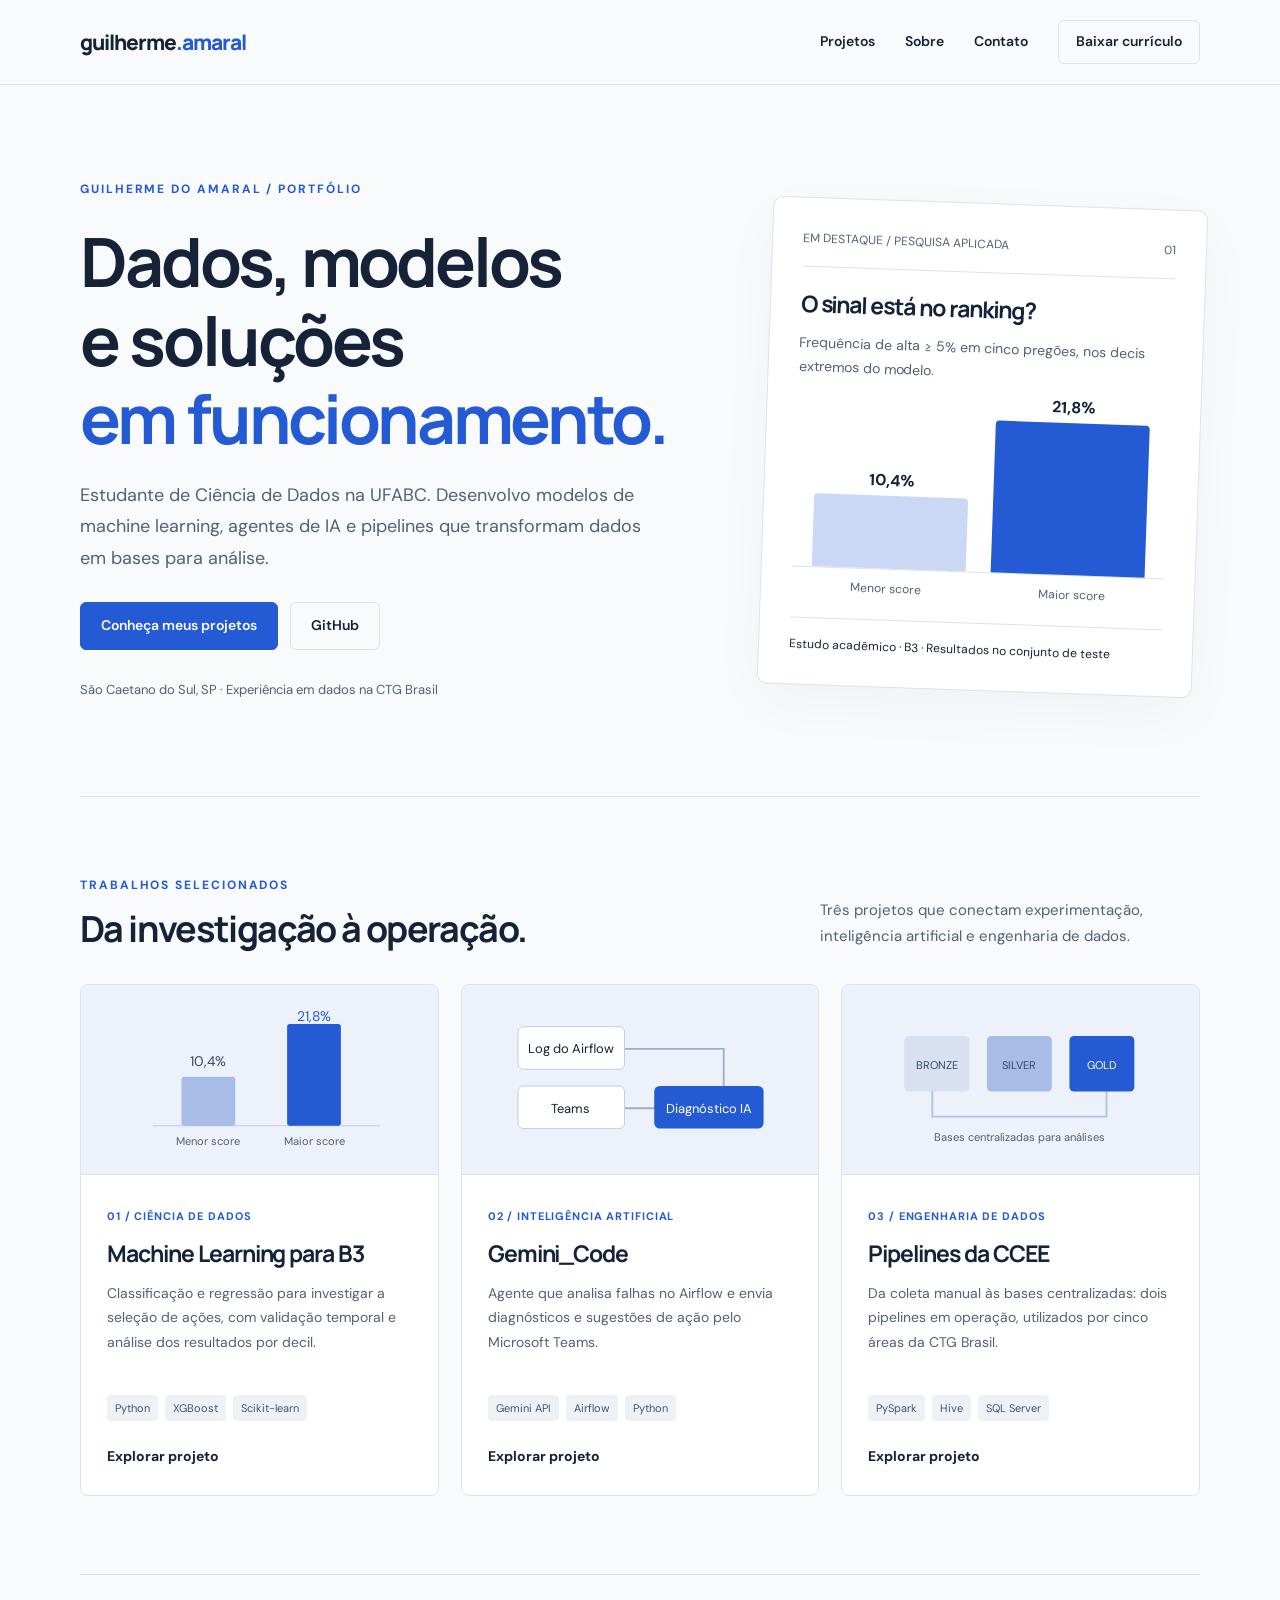
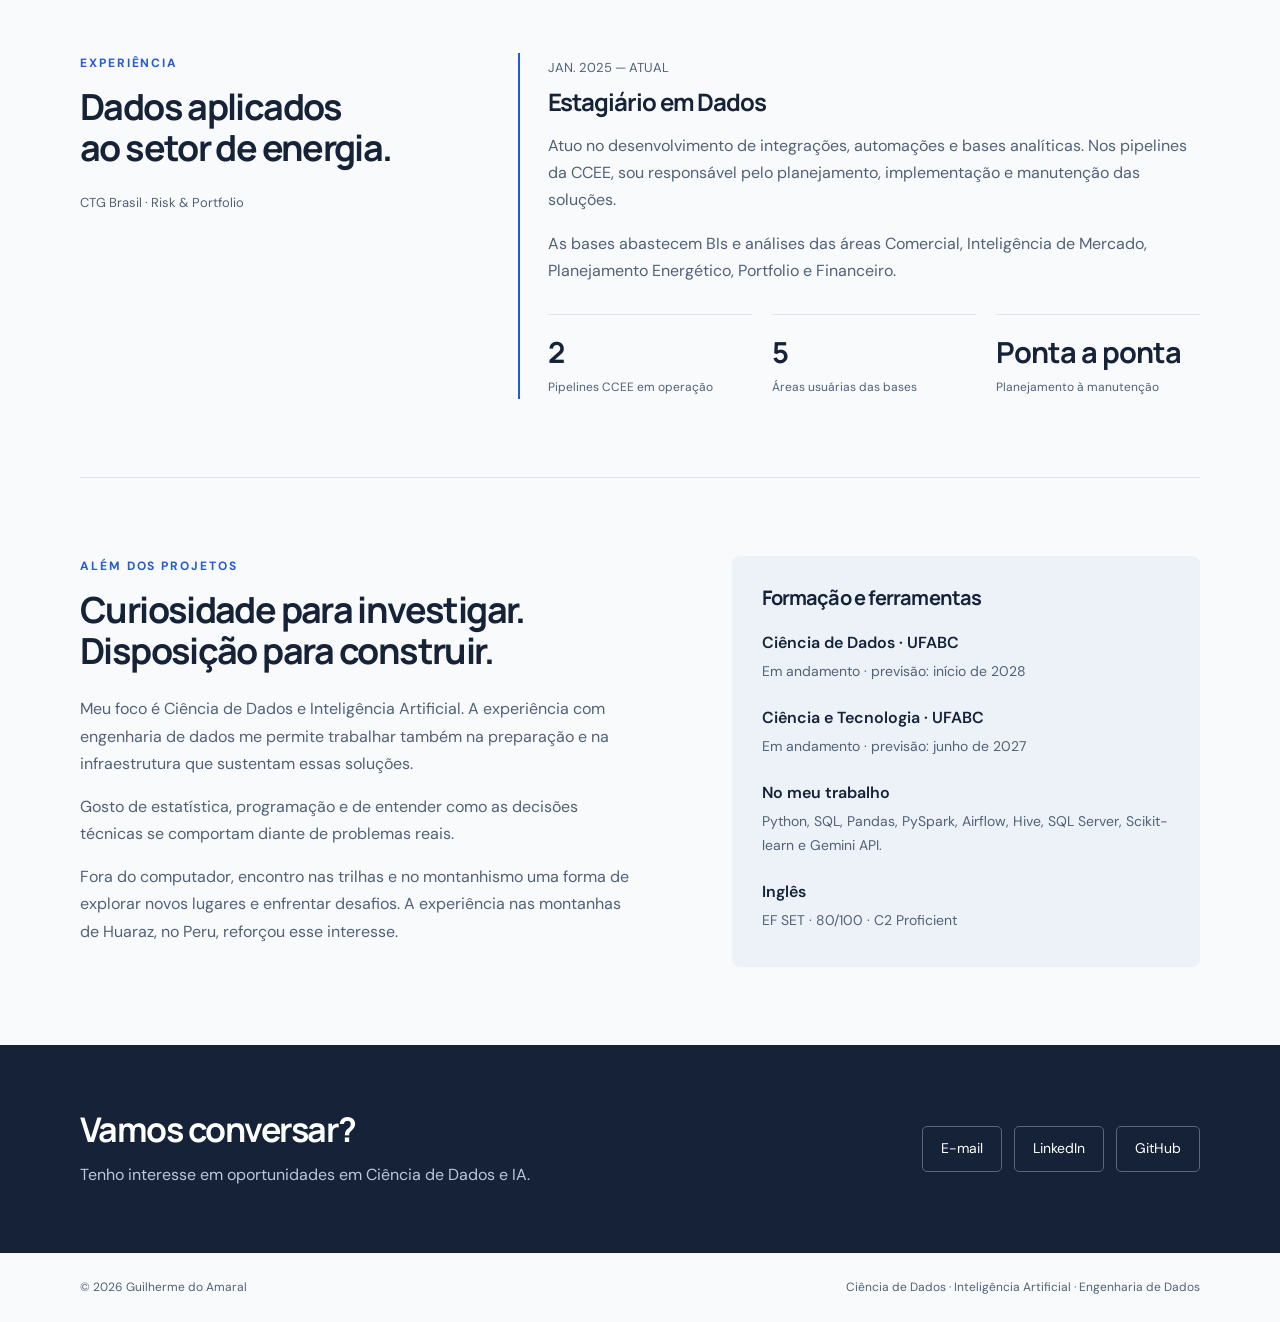
<file: index.html>
<!doctype html><html lang="pt-BR"><head><meta charset="utf-8"><meta name="viewport" content="width=device-width,initial-scale=1"><title>Ciência de Dados & IA | Guilherme do Amaral</title><meta name="description" content="Projetos de Guilherme do Amaral em machine learning, agentes de IA e engenharia de dados."><meta name="theme-color" content="#245ad3"><meta property="og:title" content="Ciência de Dados & IA | Guilherme do Amaral"><meta property="og:description" content="Projetos de Guilherme do Amaral em machine learning, agentes de IA e engenharia de dados."><meta property="og:type" content="website"><link rel="icon" href="./assets/favicon.svg" type="image/svg+xml"><link rel="stylesheet" href="./assets/style.css"><script defer src="./assets/main.js"></script></head><body><a class="skip" href="#conteudo">Pular para o conteúdo</a><header><div class="wrap nav"><a class="brand" href="./index.html" aria-label="Guilherme do Amaral, início">guilherme<span>.amaral</span></a><button class="menu" aria-expanded="false" aria-controls="navigation">Menu</button><nav id="navigation" aria-label="Navegação principal"><a href="./index.html#projetos">Projetos</a><a href="./index.html#sobre">Sobre</a><a href="./index.html#contato">Contato</a><a class="nav-cv" href="./assets/curriculo-guilherme-amaral.pdf" download>Baixar currículo</a></nav></div></header><main id="conteudo"><div class="wrap"><section class="hero"><div><div class="eyebrow">Guilherme do Amaral / Portfólio</div><h1>Dados, modelos<br>e soluções<br><span>em funcionamento.</span></h1><p class="lead">Estudante de Ciência de Dados na UFABC. Desenvolvo modelos de machine learning, agentes de IA e pipelines que transformam dados em bases para análise.</p><div class="buttons"><a class="button" href="#projetos">Conheça meus projetos</a><a class="button secondary" href="https://github.com/Gui-Amaral2003">GitHub</a></div><p class="small hero-note">São Caetano do Sul, SP · Experiência em dados na CTG Brasil</p></div><a class="research" href="projetos/b3.html" aria-label="Conheça o estudo de machine learning para B3"><div class="top"><span>EM DESTAQUE / PESQUISA APLICADA</span><span>01</span></div><h3>O sinal está no ranking?</h3><p>Frequência de alta ≥ 5% em cinco pregões, nos decis extremos do modelo.</p><div class="bars"><div class="bar" style="height:47%"><strong>10,4%</strong></div><div class="bar" style="height:98%"><strong>21,8%</strong></div></div><div class="barlabels"><span>Menor score</span><span>Maior score</span></div><div class="foot">Estudo acadêmico · B3 · Resultados no conjunto de teste</div></a></section><section class="section" id="projetos"><div class="section-head"><div><div class="eyebrow">Trabalhos selecionados</div><h2>Da investigação à operação.</h2></div><p>Três projetos que conectam experimentação, inteligência artificial e engenharia de dados.</p></div><div class="projects"><article class="card"><a href="projetos/b3.html" tabindex="-1" aria-hidden="true"><div class="visual"><svg viewBox="0 0 300 150" role="img" aria-label="Comparação entre os decis extremos da classificação"><path d="M35 125H280" stroke="#b8c7df"/><rect x="66" y="72" width="58" height="53" rx="3" fill="#a7bce7"/><rect x="180" y="15" width="58" height="110" rx="3" fill="#245ad3"/><text x="95" y="60" text-anchor="middle" fill="#344967" font-size="15">10,4%</text><text x="209" y="12" text-anchor="middle" fill="#245ad3" font-size="15">21,8%</text><text x="95" y="146" text-anchor="middle" fill="#526176" font-size="12">Menor score</text><text x="209" y="146" text-anchor="middle" fill="#526176" font-size="12">Maior score</text></svg></div></a><div class="card-body"><span class="category">01 / Ciência de Dados</span><h3>Machine Learning para B3</h3><p>Classificação e regressão para investigar a seleção de ações, com validação temporal e análise dos resultados por decil.</p><div class="tags"><span>Python</span><span>XGBoost</span><span>Scikit-learn</span></div><a class="card-link" href="projetos/b3.html">Explorar projeto<span class="sr-only"></span></a></div></article><article class="card"><a href="projetos/gemini-code.html" tabindex="-1" aria-hidden="true"><div class="visual"><svg viewBox="0 0 300 150" role="img" aria-label="Fluxo de diagnóstico: Airflow, agente e Teams"><path d="M60 42H240V106H60" fill="none" stroke="#9caed0" stroke-width="2"/><rect x="18" y="18" width="115" height="46" rx="6" fill="white" stroke="#bdcbe1"/><text x="75" y="46" text-anchor="middle" font-size="14" fill="#152238">Log do Airflow</text><rect x="165" y="82" width="118" height="46" rx="6" fill="#245ad3"/><text x="224" y="111" text-anchor="middle" fill="white" font-size="14">Diagnóstico IA</text><rect x="18" y="82" width="115" height="46" rx="6" fill="white" stroke="#bdcbe1"/><text x="75" y="111" text-anchor="middle" fill="#152238" font-size="14">Teams</text></svg></div></a><div class="card-body"><span class="category">02 / Inteligência Artificial</span><h3>Gemini_Code</h3><p>Agente que analisa falhas no Airflow e envia diagnósticos e sugestões de ação pelo Microsoft Teams.</p><div class="tags"><span>Gemini API</span><span>Airflow</span><span>Python</span></div><a class="card-link" href="projetos/gemini-code.html">Explorar projeto<span class="sr-only"></span></a></div></article><article class="card"><a href="projetos/ccee.html" tabindex="-1" aria-hidden="true"><div class="visual"><svg viewBox="0 0 300 150" role="img" aria-label="Camadas analíticas dos dados da CCEE"><path d="M55 50V115H243V50" fill="none" stroke="#b3c3dd" stroke-width="2"/><rect x="25" y="28" width="70" height="60" rx="5" fill="#d7e1f1"/><rect x="114" y="28" width="70" height="60" rx="5" fill="#a7bce7"/><rect x="203" y="28" width="70" height="60" rx="5" fill="#245ad3"/><text x="60" y="64" text-anchor="middle" fill="#344967" font-size="12">BRONZE</text><text x="149" y="64" text-anchor="middle" fill="#344967" font-size="12">SILVER</text><text x="238" y="64" text-anchor="middle" fill="white" font-size="12">GOLD</text><text x="149" y="141" text-anchor="middle" fill="#526176" font-size="12">Bases centralizadas para análises</text></svg></div></a><div class="card-body"><span class="category">03 / Engenharia de Dados</span><h3>Pipelines da CCEE</h3><p>Da coleta manual às bases centralizadas: dois pipelines em operação, utilizados por cinco áreas da CTG Brasil.</p><div class="tags"><span>PySpark</span><span>Hive</span><span>SQL Server</span></div><a class="card-link" href="projetos/ccee.html">Explorar projeto<span class="sr-only"></span></a></div></article></div></section><section class="section experience" id="experiencia"><div><div class="eyebrow">Experiência</div><h2>Dados aplicados<br>ao setor de energia.</h2><p class="small">CTG Brasil · Risk & Portfolio</p></div><div class="job"><span class="small">JAN. 2025 — ATUAL</span><h3>Estagiário em Dados</h3><p>Atuo no desenvolvimento de integrações, automações e bases analíticas. Nos pipelines da CCEE, sou responsável pelo planejamento, implementação e manutenção das soluções.</p><p>As bases abastecem BIs e análises das áreas Comercial, Inteligência de Mercado, Planejamento Energético, Portfolio e Financeiro.</p><div class="metrics"><div class="metric"><strong>2</strong><span>Pipelines CCEE em operação</span></div><div class="metric"><strong>5</strong><span>Áreas usuárias das bases</span></div><div class="metric"><strong>Ponta a ponta</strong><span>Planejamento à manutenção</span></div></div></div></section><section class="section about" id="sobre"><div><div class="eyebrow">Além dos projetos</div><h2>Curiosidade para investigar.<br>Disposição para construir.</h2><p>Meu foco é Ciência de Dados e Inteligência Artificial. A experiência com engenharia de dados me permite trabalhar também na preparação e na infraestrutura que sustentam essas soluções.</p><p>Gosto de estatística, programação e de entender como as decisões técnicas se comportam diante de problemas reais.</p><p>Fora do computador, encontro nas trilhas e no montanhismo uma forma de explorar novos lugares e enfrentar desafios. A experiência nas montanhas de Huaraz, no Peru, reforçou esse interesse.</p></div><aside class="education"><h3>Formação e ferramentas</h3><dl><dt>Ciência de Dados · UFABC</dt><dd>Em andamento · previsão: início de 2028</dd><dt>Ciência e Tecnologia · UFABC</dt><dd>Em andamento · previsão: junho de 2027</dd><dt>No meu trabalho</dt><dd>Python, SQL, Pandas, PySpark, Airflow, Hive, SQL Server, Scikit-learn e Gemini API.</dd><dt>Inglês</dt><dd>EF SET · 80/100 · C2 Proficient</dd></dl></aside></section></div><section class="contact" id="contato"><div class="wrap"><div><h2>Vamos conversar?</h2><p>Tenho interesse em oportunidades em Ciência de Dados e IA.</p></div><div class="contact-links"><a href="mailto:amaralguilherme213@gmail.com">E-mail</a><a href="https://www.linkedin.com/in/guilherme-amaral-9b3072211">LinkedIn</a><a href="https://github.com/Gui-Amaral2003">GitHub</a></div></div></section></main><footer><div class="wrap"><span>© 2026 Guilherme do Amaral</span><span>Ciência de Dados · Inteligência Artificial · Engenharia de Dados</span></div></footer></body></html>
</file>
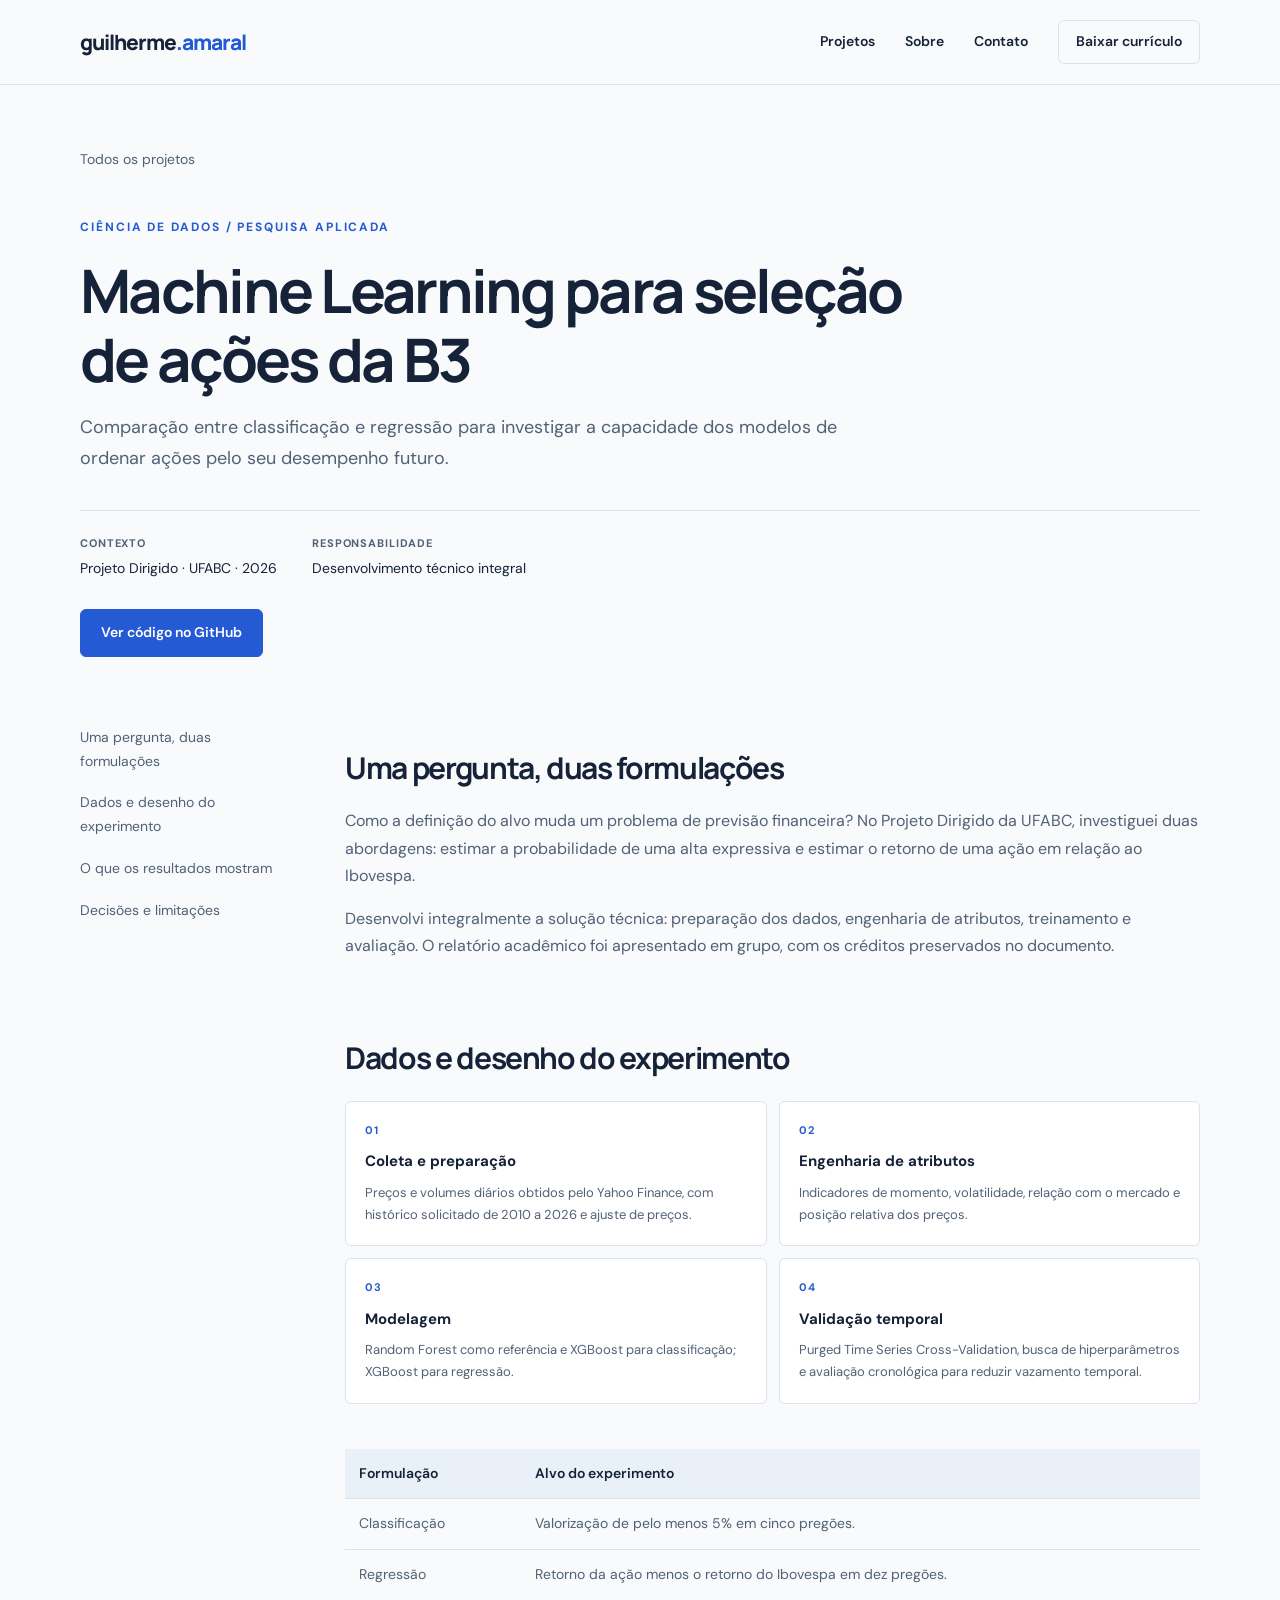
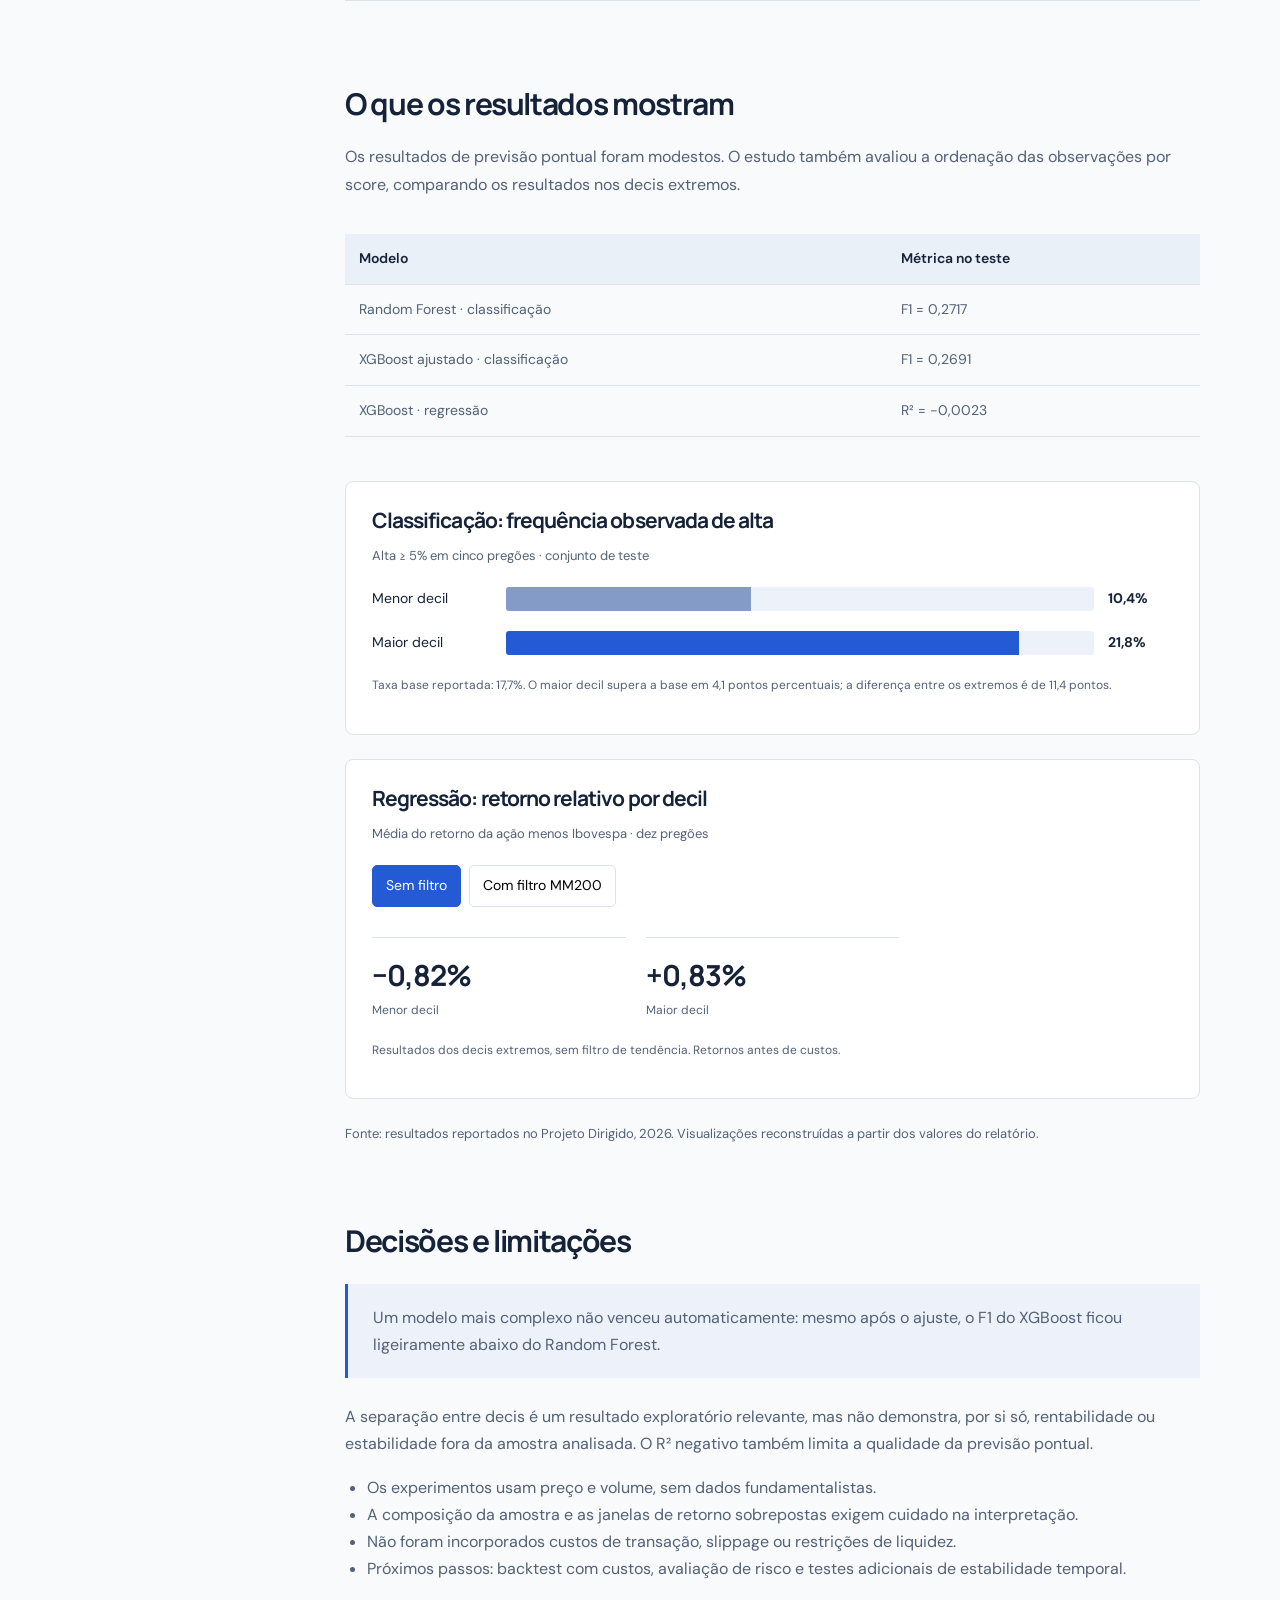
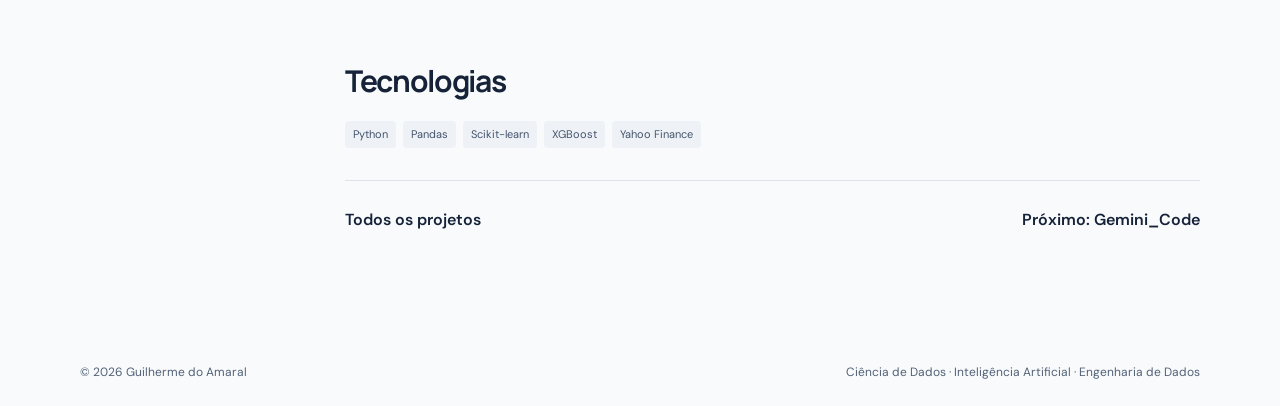
<file: projetos/b3.html>
<!doctype html><html lang="pt-BR"><head><meta charset="utf-8"><meta name="viewport" content="width=device-width,initial-scale=1"><title>Machine Learning para seleção de ações da B3 | Guilherme do Amaral</title><meta name="description" content="Comparação entre classificação e regressão para investigar a capacidade dos modelos de ordenar ações pelo seu desempenho futuro."><meta name="theme-color" content="#245ad3"><meta property="og:title" content="Machine Learning para seleção de ações da B3 | Guilherme do Amaral"><meta property="og:description" content="Comparação entre classificação e regressão para investigar a capacidade dos modelos de ordenar ações pelo seu desempenho futuro."><meta property="og:type" content="website"><link rel="icon" href="../assets/favicon.svg" type="image/svg+xml"><link rel="stylesheet" href="../assets/style.css"><script defer src="../assets/main.js"></script></head><body><a class="skip" href="#conteudo">Pular para o conteúdo</a><header><div class="wrap nav"><a class="brand" href="../index.html" aria-label="Guilherme do Amaral, início">guilherme<span>.amaral</span></a><button class="menu" aria-expanded="false" aria-controls="navigation">Menu</button><nav id="navigation" aria-label="Navegação principal"><a href="../index.html#projetos">Projetos</a><a href="../index.html#sobre">Sobre</a><a href="../index.html#contato">Contato</a><a class="nav-cv" href="../assets/curriculo-guilherme-amaral.pdf" download>Baixar currículo</a></nav></div></header><main id="conteudo"><div class="wrap"><div class="detail-hero"><a class="back" href="../index.html#projetos">Todos os projetos</a><div class="eyebrow">Ciência de Dados / Pesquisa aplicada</div><h1>Machine Learning para seleção de ações da B3</h1><p class="lead">Comparação entre classificação e regressão para investigar a capacidade dos modelos de ordenar ações pelo seu desempenho futuro.</p><div class="meta"><div><b>Contexto</b>Projeto Dirigido · UFABC · 2026</div><div><b>Responsabilidade</b>Desenvolvimento técnico integral</div></div><div class="buttons"><a class="button" href="https://github.com/Gui-Amaral2003/Machile-Learning-para-B3">Ver código no GitHub</a></div></div><div class="article"><aside class="toc" aria-label="Nesta página"><a href="#problema">Uma pergunta, duas formulações</a><a href="#metodo">Dados e desenho do experimento</a><a href="#resultados">O que os resultados mostram</a><a href="#aprendizados">Decisões e limitações</a></aside><div><section id="problema"><h2>Uma pergunta, duas formulações</h2><p>Como a definição do alvo muda um problema de previsão financeira? No Projeto Dirigido da UFABC, investiguei duas abordagens: estimar a probabilidade de uma alta expressiva e estimar o retorno de uma ação em relação ao Ibovespa.</p><p>Desenvolvi integralmente a solução técnica: preparação dos dados, engenharia de atributos, treinamento e avaliação. O relatório acadêmico foi apresentado em grupo, com os créditos preservados no documento.</p></section><section id="metodo"><h2>Dados e desenho do experimento</h2><div class="flow"><div><em>01</em><b>Coleta e preparação</b><small>Preços e volumes diários obtidos pelo Yahoo Finance, com histórico solicitado de 2010 a 2026 e ajuste de preços.</small></div><div><em>02</em><b>Engenharia de atributos</b><small>Indicadores de momento, volatilidade, relação com o mercado e posição relativa dos preços.</small></div><div><em>03</em><b>Modelagem</b><small>Random Forest como referência e XGBoost para classificação; XGBoost para regressão.</small></div><div><em>04</em><b>Validação temporal</b><small>Purged Time Series Cross-Validation, busca de hiperparâmetros e avaliação cronológica para reduzir vazamento temporal.</small></div></div><div class="table-scroll"><table><thead><tr><th>Formulação</th><th>Alvo do experimento</th></tr></thead><tbody><tr><td>Classificação</td><td>Valorização de pelo menos 5% em cinco pregões.</td></tr><tr><td>Regressão</td><td>Retorno da ação menos o retorno do Ibovespa em dez pregões.</td></tr></tbody></table></div></section><section id="resultados"><h2>O que os resultados mostram</h2><p>Os resultados de previsão pontual foram modestos. O estudo também avaliou a ordenação das observações por score, comparando os resultados nos decis extremos.</p><div class="table-scroll"><table><thead><tr><th>Modelo</th><th>Métrica no teste</th></tr></thead><tbody><tr><td>Random Forest · classificação</td><td>F1 = 0,2717</td></tr><tr><td>XGBoost ajustado · classificação</td><td>F1 = 0,2691</td></tr><tr><td>XGBoost · regressão</td><td>R² = −0,0023</td></tr></tbody></table></div><div class="chart-box"><h3>Classificação: frequência observada de alta</h3><p class="small">Alta ≥ 5% em cinco pregões · conjunto de teste</p><div class="bar-row"><span>Menor decil</span><div class="track"><div class="fill" style="width:41.6%"></div></div><strong>10,4%</strong></div><div class="bar-row"><span>Maior decil</span><div class="track"><div class="fill" style="width:87.2%"></div></div><strong>21,8%</strong></div><p class="caption">Taxa base reportada: 17,7%. O maior decil supera a base em 4,1 pontos percentuais; a diferença entre os extremos é de 11,4 pontos.</p></div><div class="chart-box"><h3>Regressão: retorno relativo por decil</h3><p class="small">Média do retorno da ação menos Ibovespa · dez pregões</p><div class="switcher" role="group" aria-label="Filtro de tendência"><button data-mode="all" aria-pressed="true">Sem filtro</button><button data-mode="filtered" aria-pressed="false">Com filtro MM200</button></div><div class="metrics" aria-live="polite"><div class="metric"><strong id="alpha-low">−0,82%</strong><span>Menor decil</span></div><div class="metric"><strong id="alpha-high">+0,83%</strong><span>Maior decil</span></div></div><p id="alpha-note" class="caption">Resultados dos decis extremos, sem filtro de tendência. Retornos antes de custos.</p></div><p class="source">Fonte: resultados reportados no Projeto Dirigido, 2026. Visualizações reconstruídas a partir dos valores do relatório.</p></section><section id="aprendizados"><h2>Decisões e limitações</h2><div class="callout"><p>Um modelo mais complexo não venceu automaticamente: mesmo após o ajuste, o F1 do XGBoost ficou ligeiramente abaixo do Random Forest.</p></div><p>A separação entre decis é um resultado exploratório relevante, mas não demonstra, por si só, rentabilidade ou estabilidade fora da amostra analisada. O R² negativo também limita a qualidade da previsão pontual.</p><ul><li>Os experimentos usam preço e volume, sem dados fundamentalistas.</li><li>A composição da amostra e as janelas de retorno sobrepostas exigem cuidado na interpretação.</li><li>Não foram incorporados custos de transação, slippage ou restrições de liquidez.</li><li>Próximos passos: backtest com custos, avaliação de risco e testes adicionais de estabilidade temporal.</li></ul></section><section><h2>Tecnologias</h2><div class="tags"><span>Python</span><span>Pandas</span><span>Scikit-learn</span><span>XGBoost</span><span>Yahoo Finance</span></div></section><div class="next"><a href="../index.html#projetos">Todos os projetos</a><a href="gemini-code.html">Próximo: Gemini_Code</a></div></div></div></div></main><footer><div class="wrap"><span>© 2026 Guilherme do Amaral</span><span>Ciência de Dados · Inteligência Artificial · Engenharia de Dados</span></div></footer></body></html>
</file>
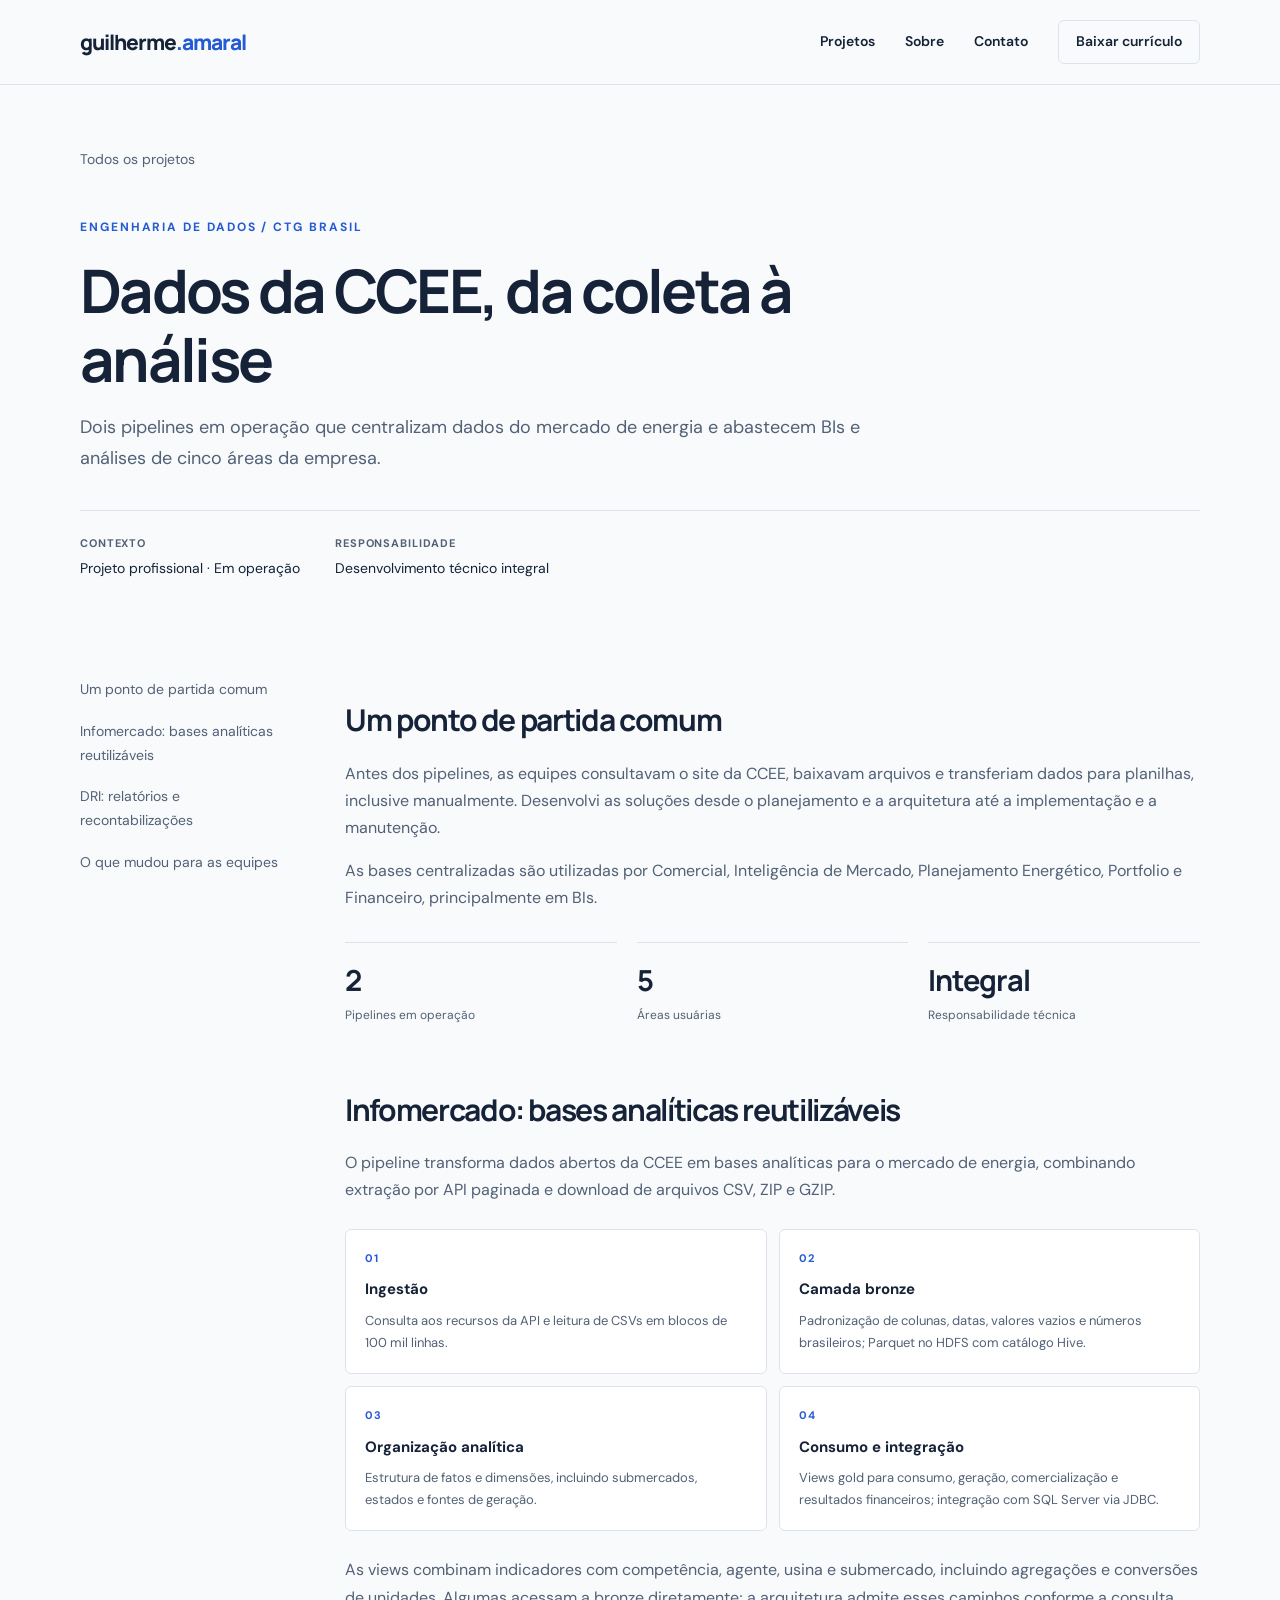
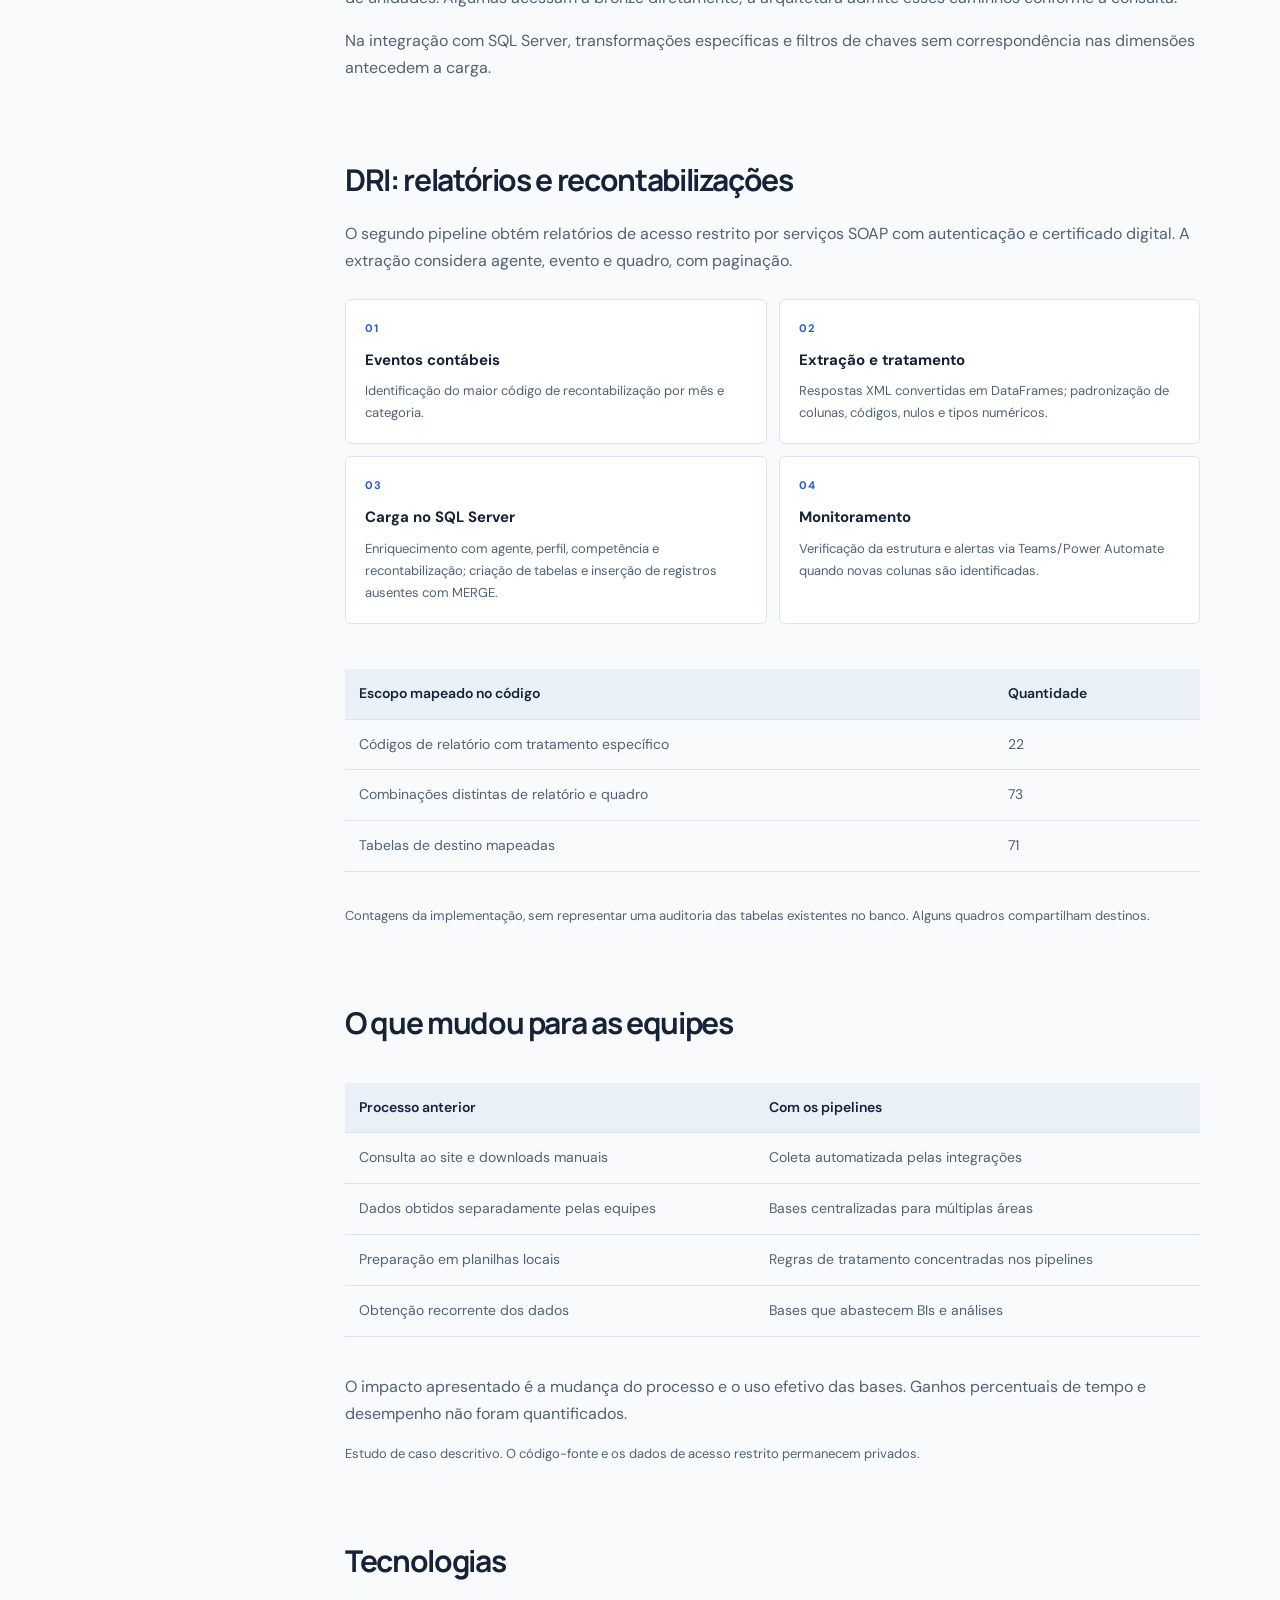
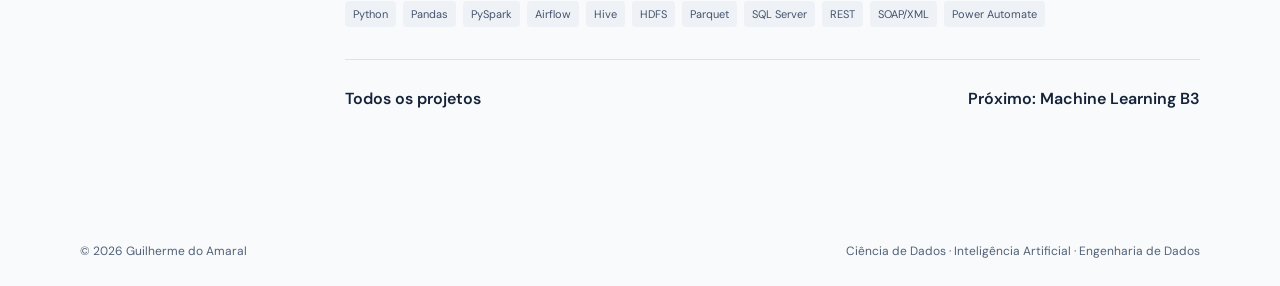
<file: projetos/ccee.html>
<!doctype html><html lang="pt-BR"><head><meta charset="utf-8"><meta name="viewport" content="width=device-width,initial-scale=1"><title>Dados da CCEE, da coleta à análise | Guilherme do Amaral</title><meta name="description" content="Dois pipelines em operação que centralizam dados do mercado de energia e abastecem BIs e análises de cinco áreas da empresa."><meta name="theme-color" content="#245ad3"><meta property="og:title" content="Dados da CCEE, da coleta à análise | Guilherme do Amaral"><meta property="og:description" content="Dois pipelines em operação que centralizam dados do mercado de energia e abastecem BIs e análises de cinco áreas da empresa."><meta property="og:type" content="website"><link rel="icon" href="../assets/favicon.svg" type="image/svg+xml"><link rel="stylesheet" href="../assets/style.css"><script defer src="../assets/main.js"></script></head><body><a class="skip" href="#conteudo">Pular para o conteúdo</a><header><div class="wrap nav"><a class="brand" href="../index.html" aria-label="Guilherme do Amaral, início">guilherme<span>.amaral</span></a><button class="menu" aria-expanded="false" aria-controls="navigation">Menu</button><nav id="navigation" aria-label="Navegação principal"><a href="../index.html#projetos">Projetos</a><a href="../index.html#sobre">Sobre</a><a href="../index.html#contato">Contato</a><a class="nav-cv" href="../assets/curriculo-guilherme-amaral.pdf" download>Baixar currículo</a></nav></div></header><main id="conteudo"><div class="wrap"><div class="detail-hero"><a class="back" href="../index.html#projetos">Todos os projetos</a><div class="eyebrow">Engenharia de Dados / CTG Brasil</div><h1>Dados da CCEE, da coleta à análise</h1><p class="lead">Dois pipelines em operação que centralizam dados do mercado de energia e abastecem BIs e análises de cinco áreas da empresa.</p><div class="meta"><div><b>Contexto</b>Projeto profissional · Em operação</div><div><b>Responsabilidade</b>Desenvolvimento técnico integral</div></div><div class="buttons"></div></div><div class="article"><aside class="toc" aria-label="Nesta página"><a href="#contexto">Um ponto de partida comum</a><a href="#infomercado">Infomercado: bases analíticas reutilizáveis</a><a href="#dri">DRI: relatórios e recontabilizações</a><a href="#impacto">O que mudou para as equipes</a></aside><div><section id="contexto"><h2>Um ponto de partida comum</h2><p>Antes dos pipelines, as equipes consultavam o site da CCEE, baixavam arquivos e transferiam dados para planilhas, inclusive manualmente. Desenvolvi as soluções desde o planejamento e a arquitetura até a implementação e a manutenção.</p><p>As bases centralizadas são utilizadas por Comercial, Inteligência de Mercado, Planejamento Energético, Portfolio e Financeiro, principalmente em BIs.</p><div class="metrics"><div class="metric"><strong>2</strong><span>Pipelines em operação</span></div><div class="metric"><strong>5</strong><span>Áreas usuárias</span></div><div class="metric"><strong>Integral</strong><span>Responsabilidade técnica</span></div></div></section><section id="infomercado"><h2>Infomercado: bases analíticas reutilizáveis</h2><p>O pipeline transforma dados abertos da CCEE em bases analíticas para o mercado de energia, combinando extração por API paginada e download de arquivos CSV, ZIP e GZIP.</p><div class="flow"><div><em>01</em><b>Ingestão</b><small>Consulta aos recursos da API e leitura de CSVs em blocos de 100 mil linhas.</small></div><div><em>02</em><b>Camada bronze</b><small>Padronização de colunas, datas, valores vazios e números brasileiros; Parquet no HDFS com catálogo Hive.</small></div><div><em>03</em><b>Organização analítica</b><small>Estrutura de fatos e dimensões, incluindo submercados, estados e fontes de geração.</small></div><div><em>04</em><b>Consumo e integração</b><small>Views gold para consumo, geração, comercialização e resultados financeiros; integração com SQL Server via JDBC.</small></div></div><p>As views combinam indicadores com competência, agente, usina e submercado, incluindo agregações e conversões de unidades. Algumas acessam a bronze diretamente; a arquitetura admite esses caminhos conforme a consulta.</p><p>Na integração com SQL Server, transformações específicas e filtros de chaves sem correspondência nas dimensões antecedem a carga.</p></section><section id="dri"><h2>DRI: relatórios e recontabilizações</h2><p>O segundo pipeline obtém relatórios de acesso restrito por serviços SOAP com autenticação e certificado digital. A extração considera agente, evento e quadro, com paginação.</p><div class="flow"><div><em>01</em><b>Eventos contábeis</b><small>Identificação do maior código de recontabilização por mês e categoria.</small></div><div><em>02</em><b>Extração e tratamento</b><small>Respostas XML convertidas em DataFrames; padronização de colunas, códigos, nulos e tipos numéricos.</small></div><div><em>03</em><b>Carga no SQL Server</b><small>Enriquecimento com agente, perfil, competência e recontabilização; criação de tabelas e inserção de registros ausentes com MERGE.</small></div><div><em>04</em><b>Monitoramento</b><small>Verificação da estrutura e alertas via Teams/Power Automate quando novas colunas são identificadas.</small></div></div><div class="table-scroll"><table><thead><tr><th>Escopo mapeado no código</th><th>Quantidade</th></tr></thead><tbody><tr><td>Códigos de relatório com tratamento específico</td><td>22</td></tr><tr><td>Combinações distintas de relatório e quadro</td><td>73</td></tr><tr><td>Tabelas de destino mapeadas</td><td>71</td></tr></tbody></table></div><p class="note">Contagens da implementação, sem representar uma auditoria das tabelas existentes no banco. Alguns quadros compartilham destinos.</p></section><section id="impacto"><h2>O que mudou para as equipes</h2><div class="table-scroll"><table><thead><tr><th>Processo anterior</th><th>Com os pipelines</th></tr></thead><tbody><tr><td>Consulta ao site e downloads manuais</td><td>Coleta automatizada pelas integrações</td></tr><tr><td>Dados obtidos separadamente pelas equipes</td><td>Bases centralizadas para múltiplas áreas</td></tr><tr><td>Preparação em planilhas locais</td><td>Regras de tratamento concentradas nos pipelines</td></tr><tr><td>Obtenção recorrente dos dados</td><td>Bases que abastecem BIs e análises</td></tr></tbody></table></div><p>O impacto apresentado é a mudança do processo e o uso efetivo das bases. Ganhos percentuais de tempo e desempenho não foram quantificados.</p><p class="note">Estudo de caso descritivo. O código-fonte e os dados de acesso restrito permanecem privados.</p></section><section><h2>Tecnologias</h2><div class="tags"><span>Python</span><span>Pandas</span><span>PySpark</span><span>Airflow</span><span>Hive</span><span>HDFS</span><span>Parquet</span><span>SQL Server</span><span>REST</span><span>SOAP/XML</span><span>Power Automate</span></div></section><div class="next"><a href="../index.html#projetos">Todos os projetos</a><a href="b3.html">Próximo: Machine Learning B3</a></div></div></div></div></main><footer><div class="wrap"><span>© 2026 Guilherme do Amaral</span><span>Ciência de Dados · Inteligência Artificial · Engenharia de Dados</span></div></footer></body></html>
</file>
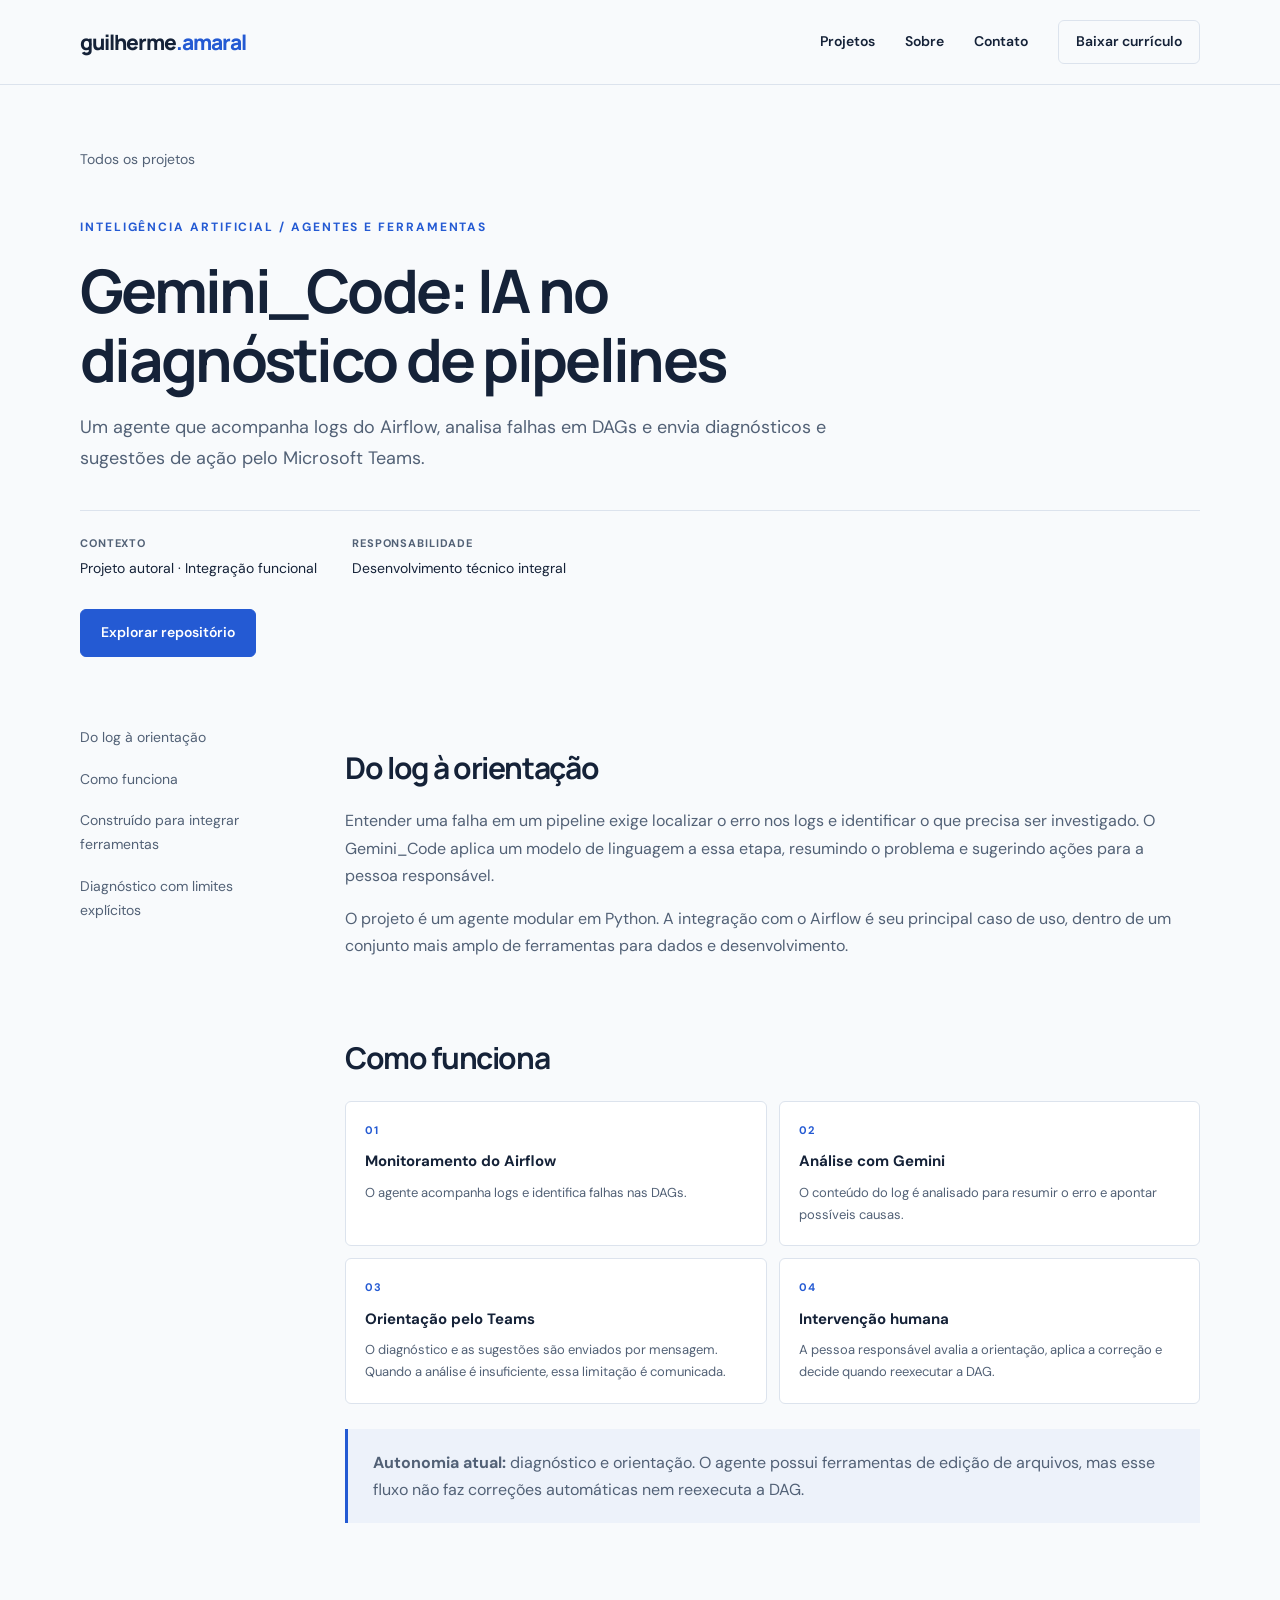
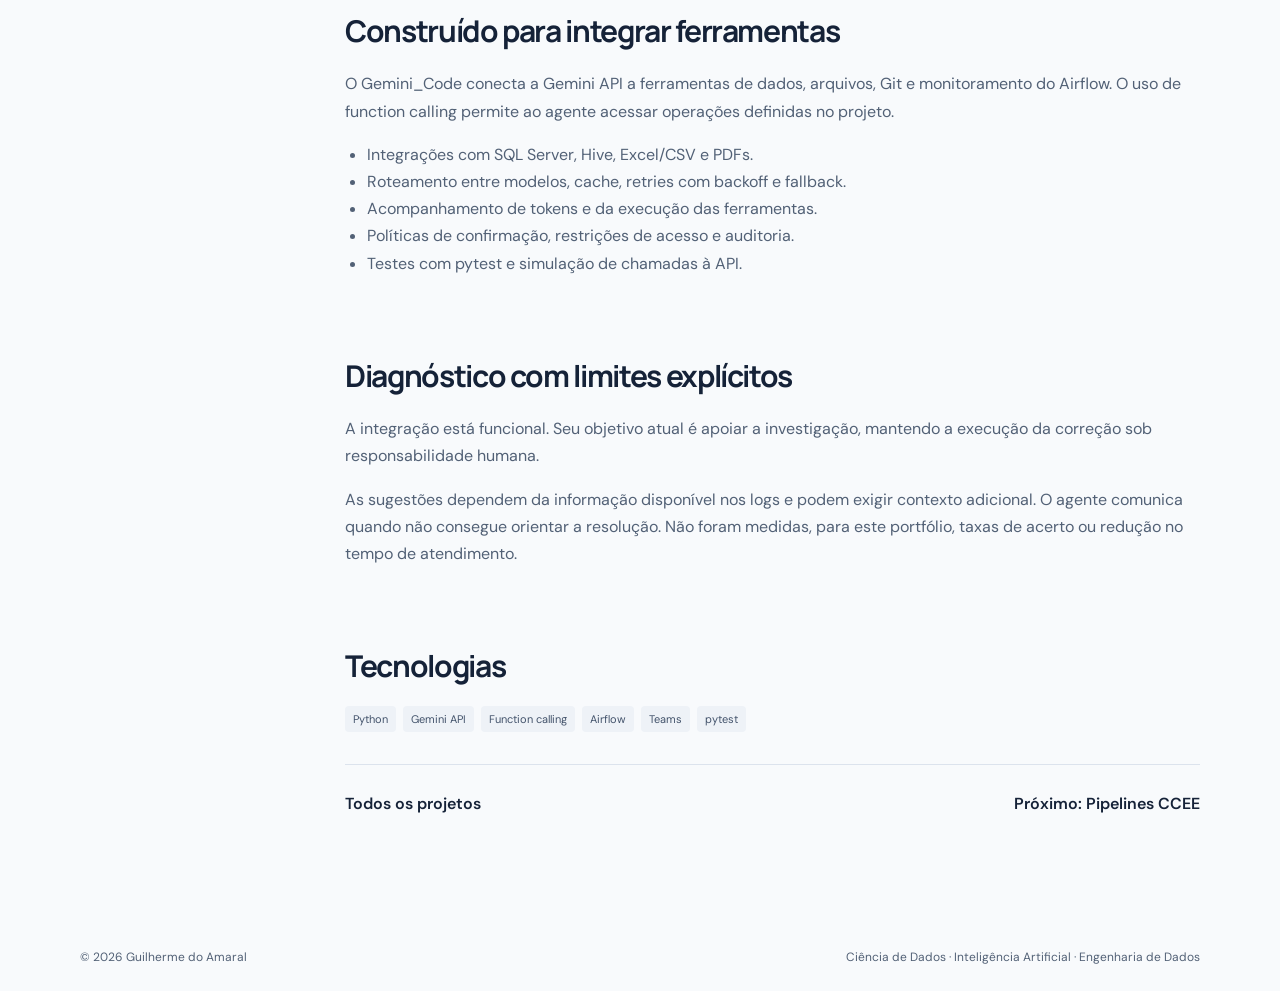
<file: projetos/gemini-code.html>
<!doctype html><html lang="pt-BR"><head><meta charset="utf-8"><meta name="viewport" content="width=device-width,initial-scale=1"><title>Gemini_Code: IA no diagnóstico de pipelines | Guilherme do Amaral</title><meta name="description" content="Um agente que acompanha logs do Airflow, analisa falhas em DAGs e envia diagnósticos e sugestões de ação pelo Microsoft Teams."><meta name="theme-color" content="#245ad3"><meta property="og:title" content="Gemini_Code: IA no diagnóstico de pipelines | Guilherme do Amaral"><meta property="og:description" content="Um agente que acompanha logs do Airflow, analisa falhas em DAGs e envia diagnósticos e sugestões de ação pelo Microsoft Teams."><meta property="og:type" content="website"><link rel="icon" href="../assets/favicon.svg" type="image/svg+xml"><link rel="stylesheet" href="../assets/style.css"><script defer src="../assets/main.js"></script></head><body><a class="skip" href="#conteudo">Pular para o conteúdo</a><header><div class="wrap nav"><a class="brand" href="../index.html" aria-label="Guilherme do Amaral, início">guilherme<span>.amaral</span></a><button class="menu" aria-expanded="false" aria-controls="navigation">Menu</button><nav id="navigation" aria-label="Navegação principal"><a href="../index.html#projetos">Projetos</a><a href="../index.html#sobre">Sobre</a><a href="../index.html#contato">Contato</a><a class="nav-cv" href="../assets/curriculo-guilherme-amaral.pdf" download>Baixar currículo</a></nav></div></header><main id="conteudo"><div class="wrap"><div class="detail-hero"><a class="back" href="../index.html#projetos">Todos os projetos</a><div class="eyebrow">Inteligência Artificial / Agentes e ferramentas</div><h1>Gemini_Code: IA no diagnóstico de pipelines</h1><p class="lead">Um agente que acompanha logs do Airflow, analisa falhas em DAGs e envia diagnósticos e sugestões de ação pelo Microsoft Teams.</p><div class="meta"><div><b>Contexto</b>Projeto autoral · Integração funcional</div><div><b>Responsabilidade</b>Desenvolvimento técnico integral</div></div><div class="buttons"><a class="button" href="https://github.com/Gui-Amaral2003/Gemini_Code">Explorar repositório</a></div></div><div class="article"><aside class="toc" aria-label="Nesta página"><a href="#problema">Do log à orientação</a><a href="#fluxo">Como funciona</a><a href="#arquitetura">Construído para integrar ferramentas</a><a href="#limites">Diagnóstico com limites explícitos</a></aside><div><section id="problema"><h2>Do log à orientação</h2><p>Entender uma falha em um pipeline exige localizar o erro nos logs e identificar o que precisa ser investigado. O Gemini_Code aplica um modelo de linguagem a essa etapa, resumindo o problema e sugerindo ações para a pessoa responsável.</p><p>O projeto é um agente modular em Python. A integração com o Airflow é seu principal caso de uso, dentro de um conjunto mais amplo de ferramentas para dados e desenvolvimento.</p></section><section id="fluxo"><h2>Como funciona</h2><div class="flow"><div><em>01</em><b>Monitoramento do Airflow</b><small>O agente acompanha logs e identifica falhas nas DAGs.</small></div><div><em>02</em><b>Análise com Gemini</b><small>O conteúdo do log é analisado para resumir o erro e apontar possíveis causas.</small></div><div><em>03</em><b>Orientação pelo Teams</b><small>O diagnóstico e as sugestões são enviados por mensagem. Quando a análise é insuficiente, essa limitação é comunicada.</small></div><div><em>04</em><b>Intervenção humana</b><small>A pessoa responsável avalia a orientação, aplica a correção e decide quando reexecutar a DAG.</small></div></div><div class="callout"><p><strong>Autonomia atual:</strong> diagnóstico e orientação. O agente possui ferramentas de edição de arquivos, mas esse fluxo não faz correções automáticas nem reexecuta a DAG.</p></div></section><section id="arquitetura"><h2>Construído para integrar ferramentas</h2><p>O Gemini_Code conecta a Gemini API a ferramentas de dados, arquivos, Git e monitoramento do Airflow. O uso de function calling permite ao agente acessar operações definidas no projeto.</p><ul><li>Integrações com SQL Server, Hive, Excel/CSV e PDFs.</li><li>Roteamento entre modelos, cache, retries com backoff e fallback.</li><li>Acompanhamento de tokens e da execução das ferramentas.</li><li>Políticas de confirmação, restrições de acesso e auditoria.</li><li>Testes com pytest e simulação de chamadas à API.</li></ul></section><section id="limites"><h2>Diagnóstico com limites explícitos</h2><p>A integração está funcional. Seu objetivo atual é apoiar a investigação, mantendo a execução da correção sob responsabilidade humana.</p><p>As sugestões dependem da informação disponível nos logs e podem exigir contexto adicional. O agente comunica quando não consegue orientar a resolução. Não foram medidas, para este portfólio, taxas de acerto ou redução no tempo de atendimento.</p></section><section><h2>Tecnologias</h2><div class="tags"><span>Python</span><span>Gemini API</span><span>Function calling</span><span>Airflow</span><span>Teams</span><span>pytest</span></div></section><div class="next"><a href="../index.html#projetos">Todos os projetos</a><a href="ccee.html">Próximo: Pipelines CCEE</a></div></div></div></div></main><footer><div class="wrap"><span>© 2026 Guilherme do Amaral</span><span>Ciência de Dados · Inteligência Artificial · Engenharia de Dados</span></div></footer></body></html>
</file>
<file: assets/style.css>
@import url('https://fonts.googleapis.com/css2?family=DM+Sans:wght@400;500;600;700&family=Manrope:wght@400;500;600;700;800&display=swap');
:root{--bg:#f8fafc;--ink:#152238;--muted:#526176;--blue:#245ad3;--line:#dce3ed;--paper:#fff}*{box-sizing:border-box}html{scroll-behavior:smooth;scroll-padding-top:100px}body{margin:0;background:var(--bg);color:var(--ink);font:16px/1.7 'DM Sans',sans-serif}h1,h2,h3{font-family:Manrope,sans-serif;line-height:1.15;letter-spacing:-.045em}a{color:inherit;text-decoration:none}a:hover{color:var(--blue)}a:focus-visible,button:focus-visible{outline:3px solid var(--blue);outline-offset:5px}button{font:inherit} .wrap{width:min(1120px,calc(100% - 64px));margin:auto}header{background:#f8fafcf2;border-bottom:1px solid var(--line);position:sticky;top:0;z-index:10;backdrop-filter:blur(12px)}.nav{height:84px;display:flex;align-items:center;justify-content:space-between;gap:24px}.brand{font:800 21px Manrope,sans-serif;letter-spacing:-1px}.brand span{color:var(--blue)}nav{display:flex;gap:30px;align-items:center;font-size:14px;font-weight:600}.nav-cv{border:1px solid var(--line);padding:9px 17px;border-radius:6px}.menu{display:none}.eyebrow{font-size:12px;text-transform:uppercase;letter-spacing:.16em;font-weight:700;color:var(--blue)}.hero{padding:94px 0 82px;display:grid;grid-template-columns:1.4fr 1fr;gap:76px;align-items:center}.hero h1{font-size:clamp(42px,5.4vw,68px);margin:23px 0}.hero h1 span{color:var(--blue)}.lead{font-size:18px;color:var(--muted);max-width:580px;line-height:1.75}.buttons{display:flex;gap:12px;flex-wrap:wrap;margin-top:28px}.button{display:inline-flex;align-items:center;justify-content:center;background:var(--blue);color:white;border:1px solid var(--blue);border-radius:6px;padding:11px 20px;font-size:14px;font-weight:600}.button:hover{background:#1947b0;color:white}.button.secondary{background:transparent;color:var(--ink);border-color:var(--line)}.small{font-size:13px;color:var(--muted)}.hero-note{margin-top:29px}.research{background:#fff;border:1px solid var(--line);padding:30px;border-radius:10px;box-shadow:0 18px 55px #17294709;transform:rotate(2deg)}.research .top{display:flex;justify-content:space-between;gap:12px;border-bottom:1px solid var(--line);padding-bottom:18px;font-size:12px;color:var(--muted)}.research h3{font-size:23px;margin-bottom:7px}.research p{font-size:14px;color:var(--muted)}.bars{display:grid;grid-template-columns:1fr 1fr;gap:25px;height:175px;align-items:end;padding:18px 20px 0;border-bottom:1px solid var(--line)}.bar{background:#cbd8f5;border-radius:4px 4px 0 0;position:relative;text-align:center;min-height:25px}.bar:last-child{background:var(--blue)}.bar strong{position:absolute;top:-29px;left:0;right:0;font-size:16px;color:var(--ink)}.barlabels{display:flex;justify-content:space-around;font-size:12px;color:var(--muted);margin-top:9px}.research .foot{border-top:1px solid var(--line);margin-top:20px;padding-top:16px;font-size:12px}.section{padding:78px 0;border-top:1px solid var(--line)}.section-head{display:flex;justify-content:space-between;align-items:end;gap:32px;margin-bottom:35px}.section-head h2{font-size:36px;margin:12px 0 0}.section-head p{color:var(--muted);max-width:380px;font-size:15px;margin:0}.projects{display:grid;grid-template-columns:repeat(3,1fr);gap:22px}.card{background:#fff;border:1px solid var(--line);border-radius:8px;overflow:hidden;transition:transform .2s,border-color .2s}.card:hover{transform:translateY(-5px);border-color:#839dca}.visual{height:190px;padding:25px;display:flex;align-items:center;justify-content:center;background:#edf2fa;border-bottom:1px solid var(--line)}.visual svg{width:100%;height:100%}.card-body{padding:26px}.card .category{font-size:11px;font-weight:700;letter-spacing:.08em;color:var(--blue);text-transform:uppercase}.card h3{font-size:23px;margin:12px 0 14px}.card p{color:var(--muted);font-size:14px;line-height:1.75;min-height:100px}.tags{display:flex;flex-wrap:wrap;gap:7px}.tags span{font-size:11px;background:#eef2f7;padding:4px 8px;border-radius:4px;color:#43536b}.card-link{display:block;margin-top:24px;font-size:14px;font-weight:700}.experience{display:grid;grid-template-columns:.7fr 1.3fr;gap:70px}.experience h2,.about h2{font-size:36px;margin:12px 0 24px}.job{border-left:2px solid var(--blue);padding-left:28px}.job h3{font-size:24px;margin:8px 0}.job p{color:var(--muted)}.metrics{display:grid;grid-template-columns:repeat(3,1fr);gap:20px;margin-top:30px}.metric{padding-top:17px;border-top:1px solid var(--line)}.metric strong{display:block;font:700 29px Manrope,sans-serif;letter-spacing:-1px}.metric span{font-size:12px;color:var(--muted)}.about{display:grid;grid-template-columns:1.2fr 1fr;gap:90px}.about p{color:var(--muted)}.education{background:#edf2f9;border-radius:8px;padding:30px}.education h3{font-size:20px;margin-top:0}.education dl{margin:0}.education dt{font-weight:600;margin-top:20px}.education dd{margin:4px 0;font-size:14px;color:var(--muted)}.contact{background:var(--ink);color:white;padding:65px 0}.contact .wrap{display:flex;justify-content:space-between;gap:35px;align-items:center}.contact h2{font-size:34px;margin:0 0 12px}.contact p{color:#bbc7dc;margin:0}.contact-links{display:flex;gap:12px;flex-wrap:wrap}.contact-links a{border:1px solid #59667b;border-radius:5px;padding:10px 18px;font-size:14px}.contact-links a:hover{background:#fff;color:var(--ink)}footer{padding:24px 0;color:var(--muted);font-size:12px}footer .wrap{display:flex;justify-content:space-between;gap:20px}.skip{position:absolute;left:15px;top:-100px;background:white;padding:10px;z-index:20}.skip:focus{top:10px}.detail-hero{padding:60px 0}.back{font-size:14px;color:var(--muted)}.detail-hero .eyebrow{margin-top:45px}.detail-hero h1{font-size:clamp(38px,5vw,60px);max-width:850px;margin:18px 0}.detail-hero .lead{max-width:800px}.meta{display:flex;gap:35px;margin-top:35px;border-top:1px solid var(--line);padding-top:23px;flex-wrap:wrap}.meta div{font-size:14px}.meta b{display:block;font-size:11px;text-transform:uppercase;letter-spacing:.08em;color:var(--muted);margin-bottom:5px}.article{display:grid;grid-template-columns:200px 1fr;gap:65px;padding-bottom:80px}.toc{align-self:start;position:sticky;top:115px;font-size:14px}.toc a{display:block;padding:9px 0;color:var(--muted)}.toc a:hover{color:var(--blue)}.article section{padding:12px 0 32px;scroll-margin-top:105px}.article h2{font-size:30px;margin:22px 0}.article h3{font-size:21px;margin:28px 0 12px}.article p,.article li{color:var(--muted)}.article ul{padding-left:22px}.callout{border-left:3px solid var(--blue);background:#edf2fa;padding:20px 25px;margin:25px 0}.callout p{margin:0}.flow{display:grid;grid-template-columns:repeat(2,1fr);gap:12px;margin:25px 0}.flow div{background:white;border:1px solid var(--line);border-radius:6px;padding:19px}.flow b{display:block;font-size:15px}.flow small{display:block;color:var(--muted);font-size:13px;margin-top:7px}.flow em{display:block;font-style:normal;color:var(--blue);font-size:11px;font-weight:700;letter-spacing:.1em;margin-bottom:10px}.table-scroll{overflow-x:auto}table{border-collapse:collapse;width:100%;font-size:14px;margin:20px 0}th,td{text-align:left;padding:13px 14px;border-bottom:1px solid var(--line)}th{background:#eaf0f8;font-weight:600}td{color:var(--muted)}.chart-box{background:white;border:1px solid var(--line);border-radius:8px;padding:26px;margin:24px 0}.chart-box h3{margin:0 0 5px}.chart-box .caption{font-size:12px;margin-top:18px}.bar-row{display:grid;grid-template-columns:120px 1fr 65px;align-items:center;gap:14px;margin:20px 0;font-size:14px}.track{height:24px;background:#edf2fa;border-radius:3px;overflow:hidden}.fill{height:100%;background:var(--blue)}.bar-row:first-of-type .fill{background:#849bc8}.switcher{display:flex;gap:8px;flex-wrap:wrap;margin:20px 0}.switcher button{background:white;border:1px solid var(--line);border-radius:5px;padding:8px 13px;font-size:14px;cursor:pointer}.switcher button[aria-pressed=true]{background:var(--blue);color:white;border-color:var(--blue)}.next{display:flex;justify-content:space-between;gap:20px;border-top:1px solid var(--line);padding:25px 0;font-weight:600}.source{font-size:13px}.source a{text-decoration:underline}.diagram{width:100%;height:auto;background:white;border:1px solid var(--line);border-radius:8px;margin:20px 0}.diagram text{font-family:'DM Sans',sans-serif}.note{font-size:13px;color:var(--muted)}@media(max-width:900px){.hero{gap:35px}.hero h1{font-size:48px}.projects{gap:13px}.card-body{padding:20px}.card h3{font-size:20px}.about{gap:40px}.article{grid-template-columns:155px 1fr;gap:30px}}@media(max-width:680px){.wrap{width:calc(100% - 36px)}.nav{height:72px}.menu{display:block;background:transparent;border:1px solid var(--line);padding:7px 12px;border-radius:5px;font-size:14px}nav{display:none;position:absolute;top:72px;left:0;right:0;background:var(--bg);padding:22px;border-bottom:1px solid var(--line);flex-wrap:wrap;gap:22px}nav.open{display:flex}.hero{grid-template-columns:1fr;padding:52px 0;gap:40px}.hero h1{font-size:43px}.hero .lead{font-size:17px}.research{transform:none;padding:25px}.section{padding:52px 0}.section-head{display:block}.section-head p{margin-top:18px}.projects{grid-template-columns:1fr;gap:24px}.visual{height:190px}.card p{min-height:0}.experience,.about{grid-template-columns:1fr;gap:25px}.metrics{gap:12px}.metric strong{font-size:25px}.contact .wrap{display:block}.contact-links{margin-top:26px}footer .wrap{display:block}.article{display:block}.toc{position:static;display:flex;flex-wrap:wrap;gap:5px 18px;padding-bottom:22px;border-bottom:1px solid var(--line)}.toc a{font-size:13px}.detail-hero{padding:35px 0}.detail-hero h1{font-size:39px}.meta{gap:20px}.flow{grid-template-columns:1fr}.bar-row{grid-template-columns:85px 1fr 50px;gap:8px;font-size:12px}.chart-box{padding:18px}.next{font-size:14px}.section-head h2,.experience h2,.about h2{font-size:31px}}@media(prefers-reduced-motion:reduce){html{scroll-behavior:auto}*{transition:none!important}}
</file>
